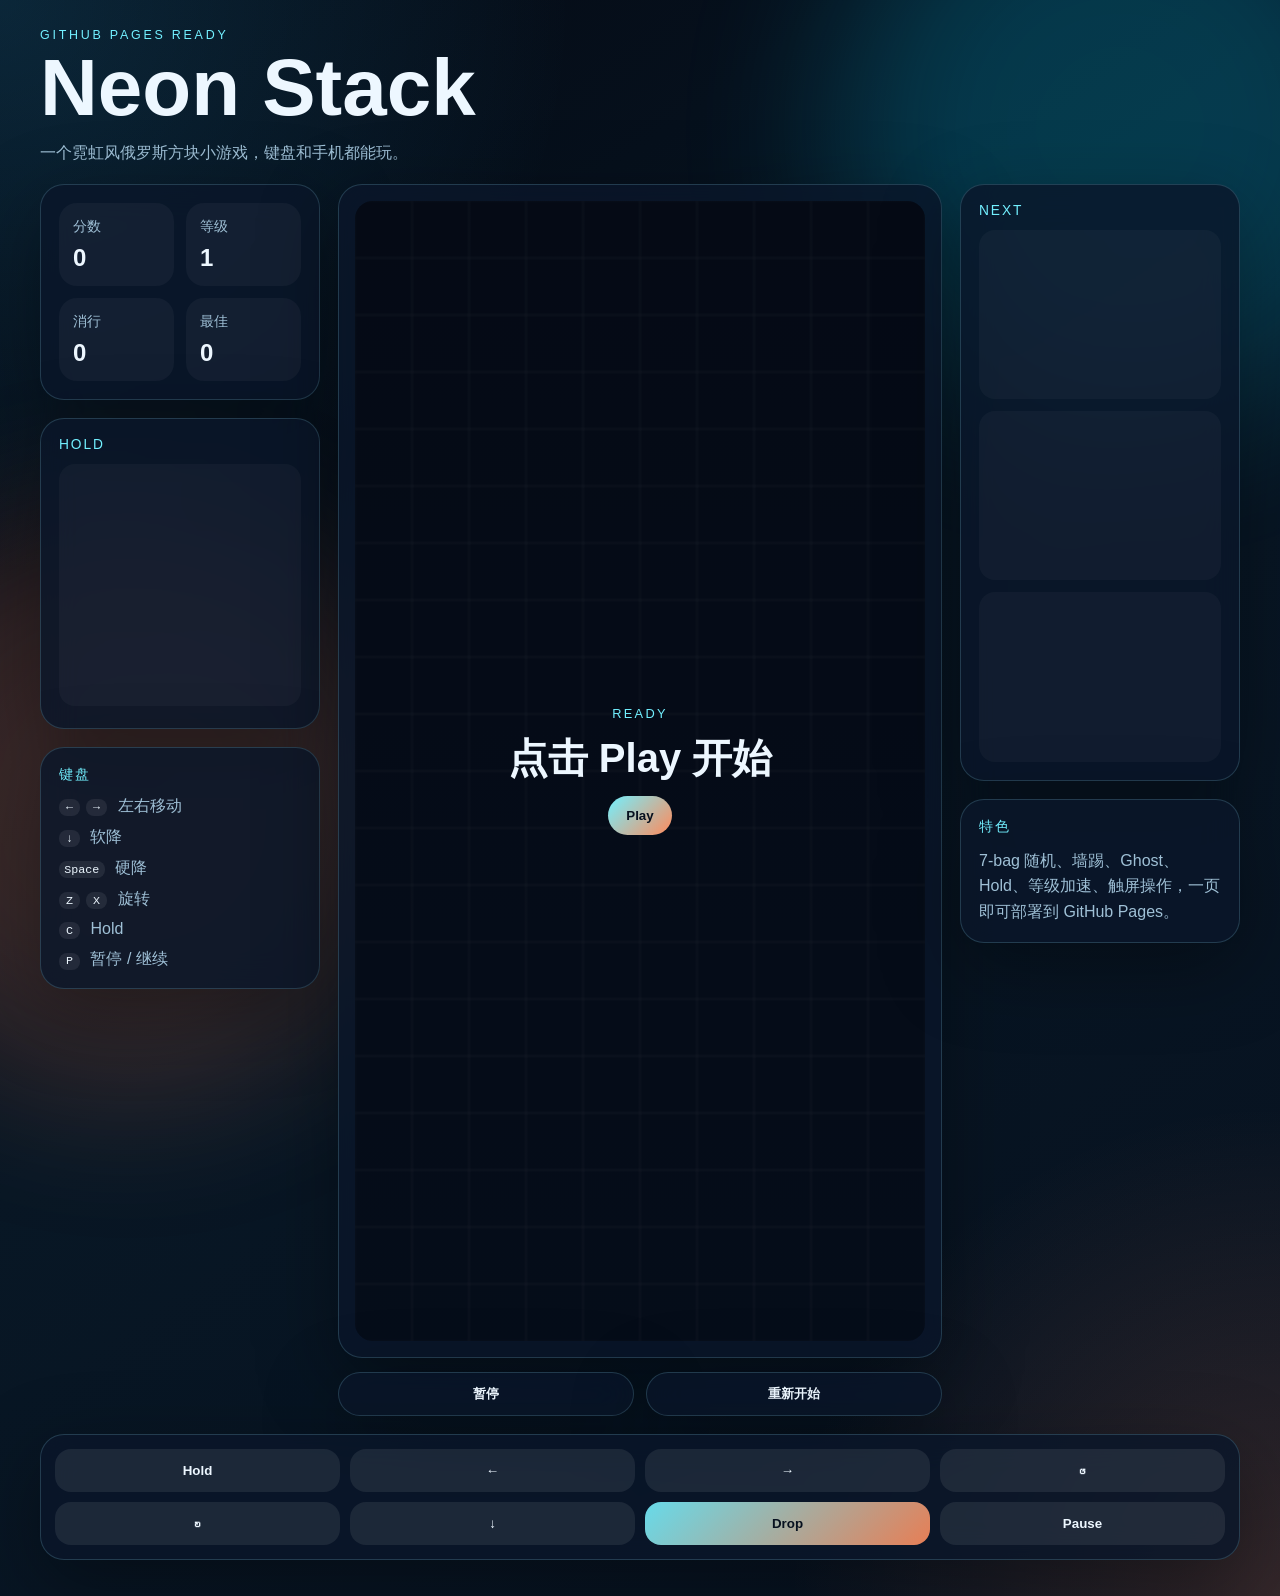
<file: index.html>
<!DOCTYPE html>
<html lang="zh-CN">
<head>
  <meta charset="UTF-8">
  <meta name="viewport" content="width=device-width, initial-scale=1.0">
  <title>Neon Stack Tetris</title>
  <link rel="stylesheet" href="styles.css">
</head>
<body>
  <div class="aurora aurora-a"></div>
  <div class="aurora aurora-b"></div>
  <main class="app">
    <section class="hero">
      <p class="eyebrow">GitHub Pages Ready</p>
      <h1>Neon Stack</h1>
      <p class="subtitle">一个霓虹风俄罗斯方块小游戏，键盘和手机都能玩。</p>
    </section>

    <section class="game-shell">
      <aside class="panel panel-left">
        <div class="card stat-grid">
          <div>
            <span>分数</span>
            <strong id="score">0</strong>
          </div>
          <div>
            <span>等级</span>
            <strong id="level">1</strong>
          </div>
          <div>
            <span>消行</span>
            <strong id="lines">0</strong>
          </div>
          <div>
            <span>最佳</span>
            <strong id="best">0</strong>
          </div>
        </div>

        <div class="card mini-card">
          <div class="card-title">Hold</div>
          <canvas id="hold" width="120" height="120" aria-label="Hold piece"></canvas>
        </div>

        <div class="card controls-card desktop-controls">
          <div class="card-title">键盘</div>
          <ul>
            <li><kbd>←</kbd><kbd>→</kbd> 左右移动</li>
            <li><kbd>↓</kbd> 软降</li>
            <li><kbd>Space</kbd> 硬降</li>
            <li><kbd>Z</kbd><kbd>X</kbd> 旋转</li>
            <li><kbd>C</kbd> Hold</li>
            <li><kbd>P</kbd> 暂停 / 继续</li>
          </ul>
        </div>
      </aside>

      <section class="board-wrap">
        <div class="board-frame">
          <canvas id="board" width="360" height="720" aria-label="Tetris board"></canvas>
          <div class="overlay" id="overlay">
            <p id="overlay-status">Ready</p>
            <h2 id="overlay-title">点击 Play 开始</h2>
            <button id="play-button" class="primary-button">Play</button>
          </div>
        </div>
        <div class="action-row">
          <button id="pause-button" class="secondary-button">暂停</button>
          <button id="restart-button" class="secondary-button">重新开始</button>
        </div>
      </section>

      <aside class="panel panel-right">
        <div class="card mini-card">
          <div class="card-title">Next</div>
          <div class="queue">
            <canvas class="queue-canvas" id="next-0" width="120" height="84"></canvas>
            <canvas class="queue-canvas" id="next-1" width="120" height="84"></canvas>
            <canvas class="queue-canvas" id="next-2" width="120" height="84"></canvas>
          </div>
        </div>

        <div class="card note-card">
          <div class="card-title">特色</div>
          <p>7-bag 随机、墙踢、Ghost、Hold、等级加速、触屏操作，一页即可部署到 GitHub Pages。</p>
        </div>
      </aside>
    </section>

    <section class="touch-panel" aria-label="Touch controls">
      <button data-action="hold">Hold</button>
      <button data-action="left">←</button>
      <button data-action="right">→</button>
      <button data-action="rotate-ccw">↺</button>
      <button data-action="rotate-cw">↻</button>
      <button data-action="soft-drop">↓</button>
      <button data-action="hard-drop" class="accent">Drop</button>
      <button data-action="pause">Pause</button>
    </section>
  </main>

  <script src="script.js"></script>
</body>
</html>
</file>
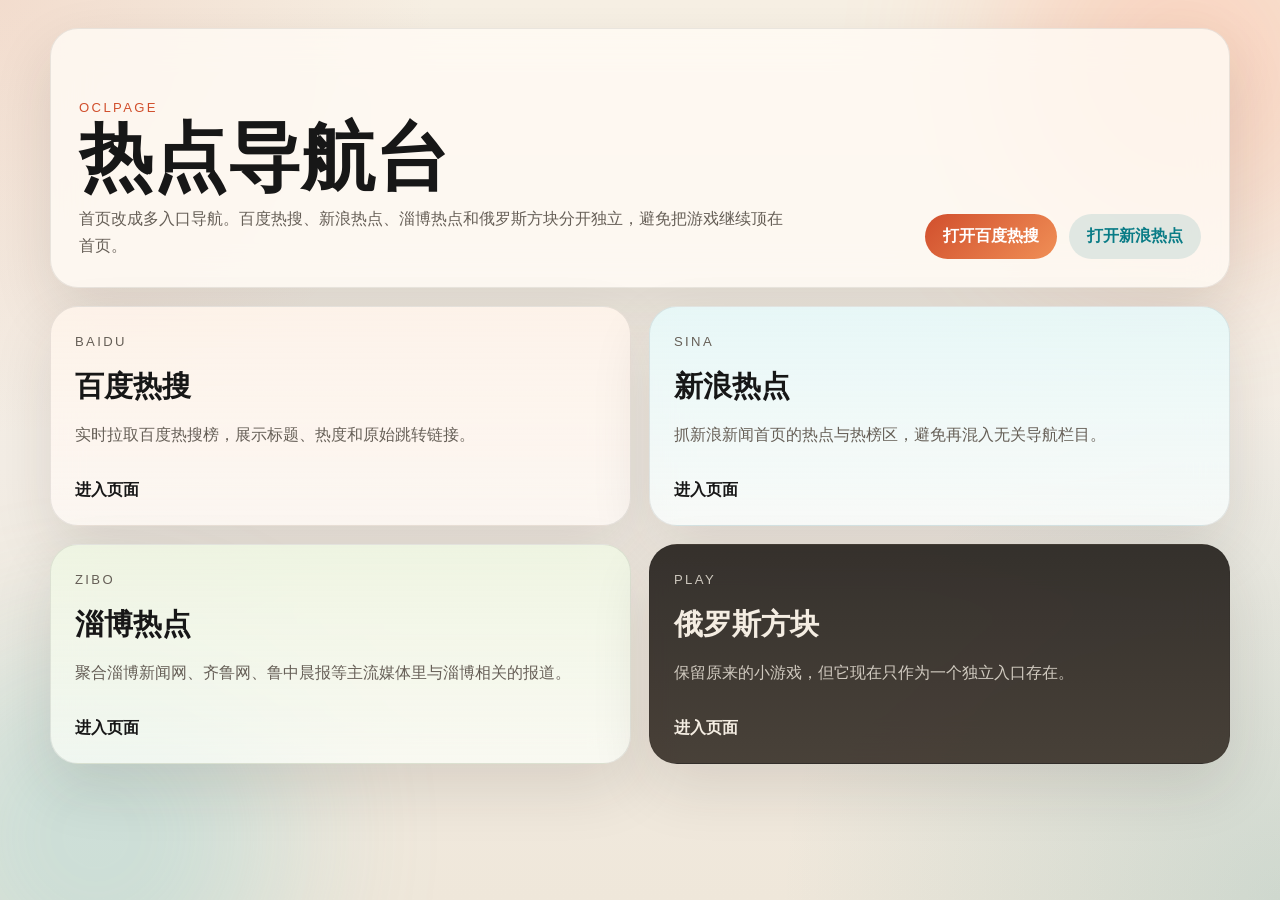
<file: docs/index.html>
<!DOCTYPE html>
<html lang="zh-CN">
<head>
  <meta charset="UTF-8">
  <meta name="viewport" content="width=device-width, initial-scale=1.0">
  <title>OCL 热点导航</title>
  <link rel="stylesheet" href="hot.css">
</head>
<body class="portal-body">
  <div class="bg bg-a"></div>
  <div class="bg bg-b"></div>
  <main class="page">
    <section class="hero hero-portal">
      <div>
        <p class="eyebrow">OCLPAGE</p>
        <h1>热点导航台</h1>
        <p class="subtitle">首页改成多入口导航。百度热搜、新浪热点、淄博热点和俄罗斯方块分开独立，避免把游戏继续顶在首页。</p>
      </div>
      <div class="hero-actions">
        <a class="primary" href="baidu.html">打开百度热搜</a>
        <a class="secondary" href="sina.html">打开新浪热点</a>
      </div>
    </section>

    <section class="portal-grid">
      <a class="portal-card portal-accent" href="baidu.html">
        <p class="card-kicker">Baidu</p>
        <h2>百度热搜</h2>
        <p>实时拉取百度热搜榜，展示标题、热度和原始跳转链接。</p>
        <span>进入页面</span>
      </a>
      <a class="portal-card portal-cool" href="sina.html">
        <p class="card-kicker">Sina</p>
        <h2>新浪热点</h2>
        <p>抓新浪新闻首页的热点与热榜区，避免再混入无关导航栏目。</p>
        <span>进入页面</span>
      </a>
      <a class="portal-card portal-earth" href="zibo.html">
        <p class="card-kicker">Zibo</p>
        <h2>淄博热点</h2>
        <p>聚合淄博新闻网、齐鲁网、鲁中晨报等主流媒体里与淄博相关的报道。</p>
        <span>进入页面</span>
      </a>
      <a class="portal-card portal-dark" href="tetris.html">
        <p class="card-kicker">Play</p>
        <h2>俄罗斯方块</h2>
        <p>保留原来的小游戏，但它现在只作为一个独立入口存在。</p>
        <span>进入页面</span>
      </a>
    </section>
  </main>
</body>
</html>
</file>
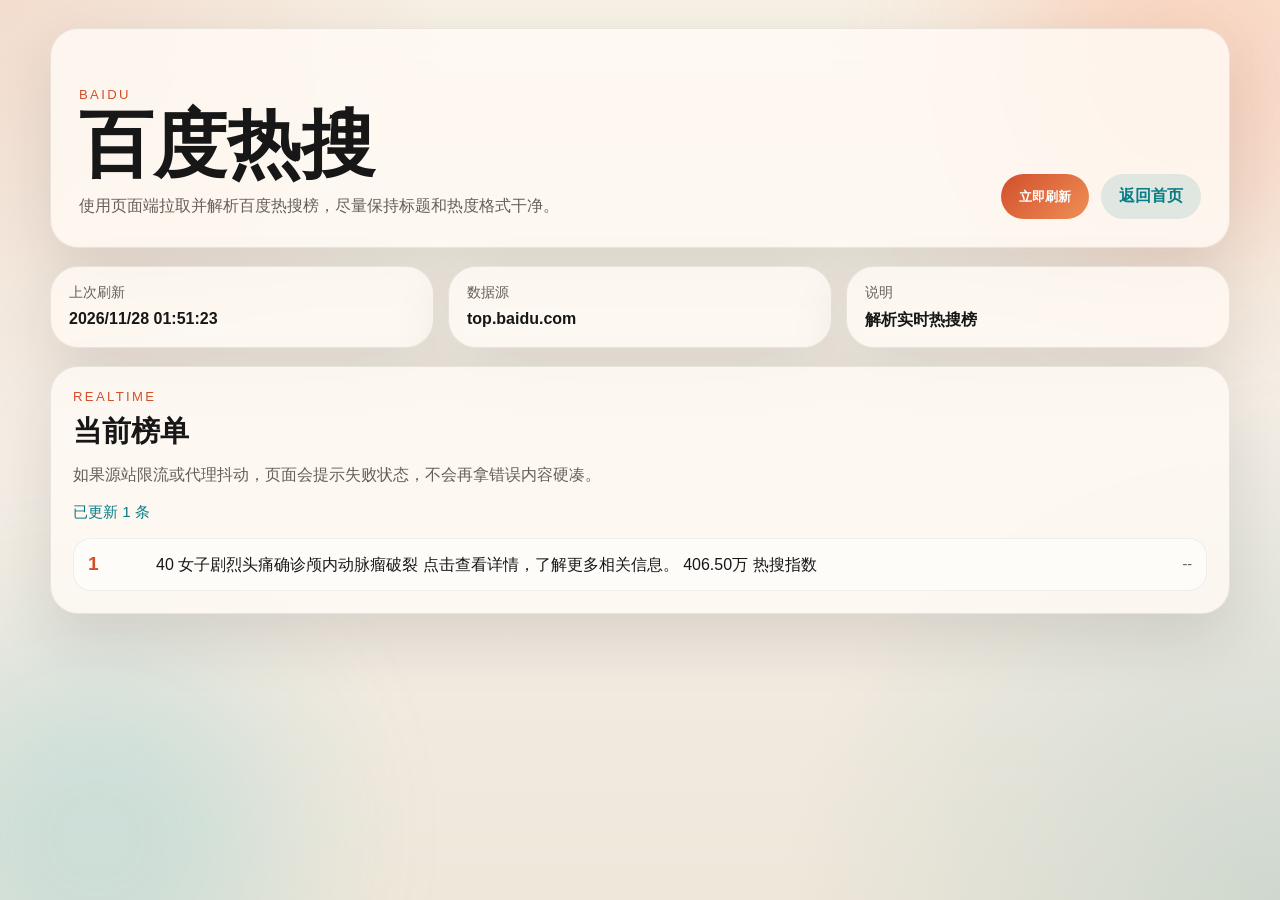
<file: docs/baidu.html>
<!DOCTYPE html>
<html lang="zh-CN">
<head>
  <meta charset="UTF-8">
  <meta name="viewport" content="width=device-width, initial-scale=1.0">
  <title>百度热搜</title>
  <link rel="stylesheet" href="hot.css">
</head>
<body data-board="baidu">
  <div class="bg bg-a"></div>
  <div class="bg bg-b"></div>
  <main class="page">
    <section class="hero sub-hero">
      <div>
        <p class="eyebrow">Baidu</p>
        <h1>百度热搜</h1>
        <p class="subtitle">使用页面端拉取并解析百度热搜榜，尽量保持标题和热度格式干净。</p>
      </div>
      <div class="hero-actions">
        <button id="refresh-all" class="primary">立即刷新</button>
        <a class="secondary" href="index.html">返回首页</a>
      </div>
    </section>

    <section class="meta-bar meta-bar-single">
      <div class="meta-card"><span>上次刷新</span><strong id="last-updated">--</strong></div>
      <div class="meta-card"><span>数据源</span><strong>top.baidu.com</strong></div>
      <div class="meta-card"><span>说明</span><strong>解析实时热搜榜</strong></div>
    </section>

    <section class="board-wrap">
      <article class="board-card">
        <div class="board-head">
          <div>
            <p class="board-kicker">Realtime</p>
            <h2>当前榜单</h2>
          </div>
        </div>
        <p class="board-note">如果源站限流或代理抖动，页面会提示失败状态，不会再拿错误内容硬凑。</p>
        <div id="board-status" class="status">正在加载…</div>
        <ol id="board-list" class="rank-list"></ol>
      </article>
    </section>
  </main>

  <script src="hot.js"></script>
</body>
</html>
</file>
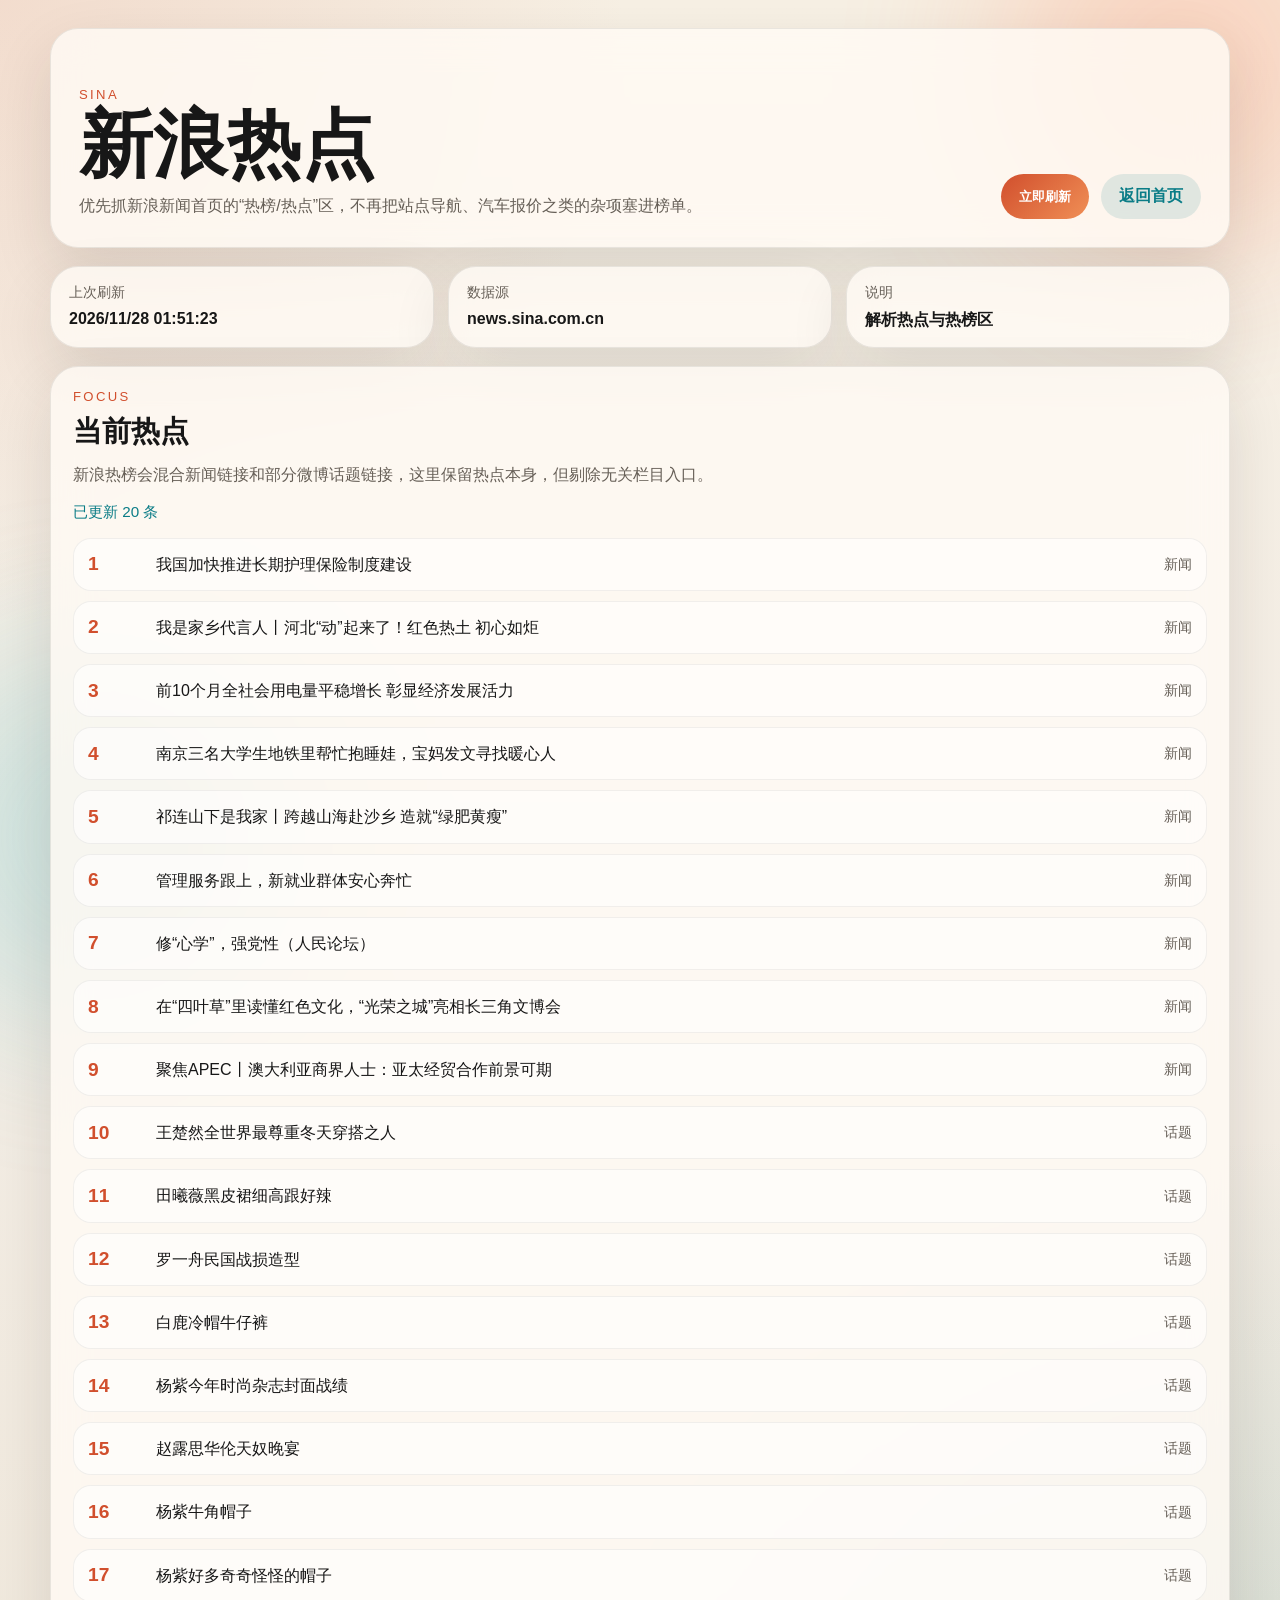
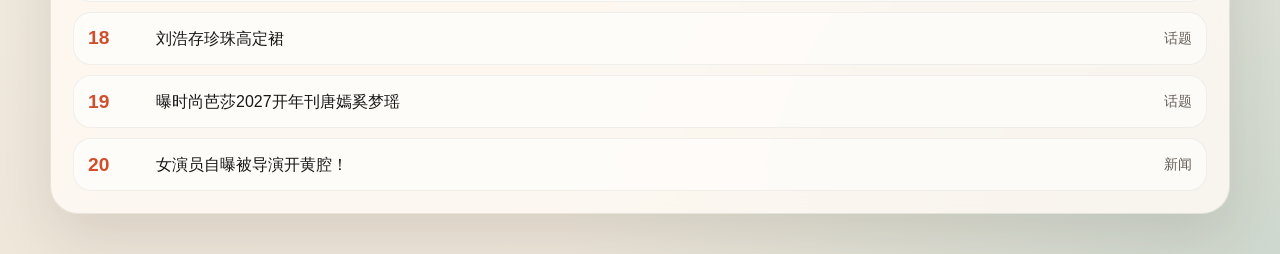
<file: docs/sina.html>
<!DOCTYPE html>
<html lang="zh-CN">
<head>
  <meta charset="UTF-8">
  <meta name="viewport" content="width=device-width, initial-scale=1.0">
  <title>新浪热点</title>
  <link rel="stylesheet" href="hot.css">
</head>
<body data-board="sina">
  <div class="bg bg-a"></div>
  <div class="bg bg-b"></div>
  <main class="page">
    <section class="hero sub-hero">
      <div>
        <p class="eyebrow">Sina</p>
        <h1>新浪热点</h1>
        <p class="subtitle">优先抓新浪新闻首页的“热榜/热点”区，不再把站点导航、汽车报价之类的杂项塞进榜单。</p>
      </div>
      <div class="hero-actions">
        <button id="refresh-all" class="primary">立即刷新</button>
        <a class="secondary" href="index.html">返回首页</a>
      </div>
    </section>

    <section class="meta-bar meta-bar-single">
      <div class="meta-card"><span>上次刷新</span><strong id="last-updated">--</strong></div>
      <div class="meta-card"><span>数据源</span><strong>news.sina.com.cn</strong></div>
      <div class="meta-card"><span>说明</span><strong>解析热点与热榜区</strong></div>
    </section>

    <section class="board-wrap">
      <article class="board-card">
        <div class="board-head">
          <div>
            <p class="board-kicker">Focus</p>
            <h2>当前热点</h2>
          </div>
        </div>
        <p class="board-note">新浪热榜会混合新闻链接和部分微博话题链接，这里保留热点本身，但剔除无关栏目入口。</p>
        <div id="board-status" class="status">正在加载…</div>
        <ol id="board-list" class="rank-list"></ol>
      </article>
    </section>
  </main>

  <script src="hot.js"></script>
</body>
</html>
</file>
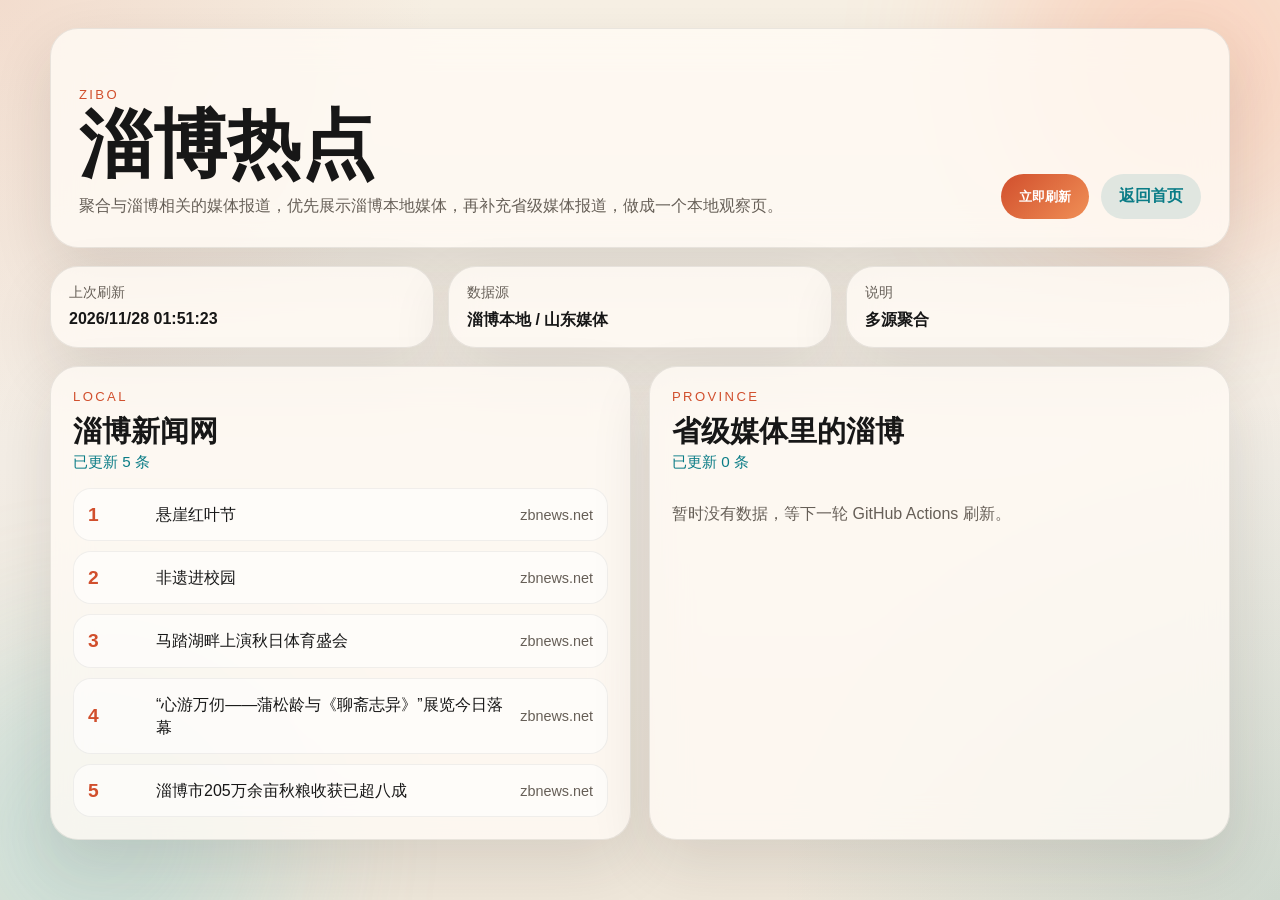
<file: docs/zibo.html>
<!DOCTYPE html>
<html lang="zh-CN">
<head>
  <meta charset="UTF-8">
  <meta name="viewport" content="width=device-width, initial-scale=1.0">
  <title>淄博热点</title>
  <link rel="stylesheet" href="hot.css">
</head>
<body data-board="zibo">
  <div class="bg bg-a"></div>
  <div class="bg bg-b"></div>
  <main class="page">
    <section class="hero sub-hero">
      <div>
        <p class="eyebrow">Zibo</p>
        <h1>淄博热点</h1>
        <p class="subtitle">聚合与淄博相关的媒体报道，优先展示淄博本地媒体，再补充省级媒体报道，做成一个本地观察页。</p>
      </div>
      <div class="hero-actions">
        <button id="refresh-all" class="primary">立即刷新</button>
        <a class="secondary" href="index.html">返回首页</a>
      </div>
    </section>

    <section class="meta-bar meta-bar-single">
      <div class="meta-card"><span>上次刷新</span><strong id="last-updated">--</strong></div>
      <div class="meta-card"><span>数据源</span><strong>淄博本地 / 山东媒体</strong></div>
      <div class="meta-card"><span>说明</span><strong>多源聚合</strong></div>
    </section>

    <section class="boards boards-zibo">
      <article class="board-card">
        <div class="board-head"><div><p class="board-kicker">Local</p><h2>淄博新闻网</h2></div></div>
        <div id="zibo-local-status" class="status">正在加载…</div>
        <ol id="zibo-local-list" class="rank-list"></ol>
      </article>
      <article class="board-card">
        <div class="board-head"><div><p class="board-kicker">Province</p><h2>省级媒体里的淄博</h2></div></div>
        <div id="zibo-province-status" class="status">正在加载…</div>
        <ol id="zibo-province-list" class="rank-list"></ol>
      </article>
    </section>
  </main>

  <script src="hot.js"></script>
</body>
</html>
</file>
<file: styles.css>
:root {
  --bg: #07111f;
  --bg-soft: rgba(7, 17, 31, 0.72);
  --panel: rgba(10, 23, 42, 0.82);
  --panel-border: rgba(150, 230, 255, 0.18);
  --text: #edf7ff;
  --muted: #9fc0d6;
  --accent: #72f0ff;
  --accent-strong: #23c7ff;
  --accent-warm: #ff8a5b;
  --shadow: 0 24px 80px rgba(0, 0, 0, 0.35);
}

* {
  box-sizing: border-box;
}

html,
body {
  margin: 0;
  min-height: 100%;
  font-family: "Segoe UI", "PingFang SC", "Microsoft YaHei", sans-serif;
  color: var(--text);
  background:
    radial-gradient(circle at top left, rgba(47, 194, 255, 0.16), transparent 28%),
    radial-gradient(circle at bottom right, rgba(255, 138, 91, 0.18), transparent 24%),
    linear-gradient(145deg, #040913 0%, #081725 48%, #07111f 100%);
}

body {
  position: relative;
  overflow-x: hidden;
}

.aurora {
  position: fixed;
  inset: auto;
  width: 36rem;
  height: 36rem;
  border-radius: 50%;
  filter: blur(80px);
  opacity: 0.2;
  pointer-events: none;
}

.aurora-a {
  top: -10rem;
  right: -8rem;
  background: #00d4ff;
}

.aurora-b {
  left: -10rem;
  bottom: -12rem;
  background: #ff7f50;
}

.app {
  width: min(1200px, calc(100% - 32px));
  margin: 0 auto;
  padding: 28px 0 36px;
}

.hero {
  margin-bottom: 20px;
}

.eyebrow {
  margin: 0 0 8px;
  color: var(--accent);
  text-transform: uppercase;
  letter-spacing: 0.22em;
  font-size: 0.78rem;
}

.hero h1 {
  margin: 0;
  font-size: clamp(2.4rem, 7vw, 5rem);
  line-height: 0.94;
}

.subtitle {
  max-width: 36rem;
  color: var(--muted);
  font-size: 1.02rem;
}

.game-shell {
  display: grid;
  grid-template-columns: minmax(220px, 280px) minmax(320px, 1fr) minmax(220px, 280px);
  gap: 18px;
  align-items: start;
}

.panel,
.board-frame,
.touch-panel,
.action-row button {
  backdrop-filter: blur(18px);
}

.card,
.board-frame,
.touch-panel,
.action-row button {
  background: var(--panel);
  border: 1px solid var(--panel-border);
  border-radius: 24px;
  box-shadow: var(--shadow);
}

.panel {
  display: grid;
  gap: 18px;
}

.card {
  padding: 18px;
}

.card-title {
  margin-bottom: 12px;
  color: var(--accent);
  font-size: 0.86rem;
  letter-spacing: 0.14em;
  text-transform: uppercase;
}

.stat-grid {
  display: grid;
  grid-template-columns: repeat(2, minmax(0, 1fr));
  gap: 12px;
}

.stat-grid div {
  padding: 14px;
  border-radius: 18px;
  background: rgba(255, 255, 255, 0.04);
}

.stat-grid span {
  display: block;
  color: var(--muted);
  font-size: 0.88rem;
  margin-bottom: 8px;
}

.stat-grid strong {
  font-size: 1.5rem;
}

.board-wrap {
  display: grid;
  gap: 14px;
}

.board-frame {
  position: relative;
  padding: 16px;
}

#board {
  width: 100%;
  height: auto;
  display: block;
  border-radius: 18px;
  background: linear-gradient(180deg, rgba(6, 12, 24, 0.92), rgba(8, 18, 34, 0.98));
}

.overlay {
  position: absolute;
  inset: 16px;
  display: flex;
  flex-direction: column;
  align-items: center;
  justify-content: center;
  gap: 10px;
  text-align: center;
  background: rgba(4, 10, 19, 0.58);
  border-radius: 18px;
}

.overlay.hidden {
  display: none;
}

#overlay-status {
  margin: 0;
  color: var(--accent);
  text-transform: uppercase;
  letter-spacing: 0.18em;
  font-size: 0.8rem;
}

#overlay-title {
  margin: 0;
  font-size: clamp(1.6rem, 4vw, 2.5rem);
}

.primary-button,
.secondary-button,
.touch-panel button {
  appearance: none;
  border: 0;
  color: var(--text);
  cursor: pointer;
  transition: transform 120ms ease, background 120ms ease, opacity 120ms ease;
}

.primary-button,
.secondary-button {
  padding: 12px 18px;
  border-radius: 999px;
  font-weight: 700;
}

.primary-button {
  background: linear-gradient(135deg, var(--accent), var(--accent-warm));
  color: #07111f;
}

.secondary-button {
  background: rgba(255, 255, 255, 0.08);
}

.primary-button:hover,
.secondary-button:hover,
.touch-panel button:hover {
  transform: translateY(-1px);
}

.action-row {
  display: grid;
  grid-template-columns: repeat(2, minmax(0, 1fr));
  gap: 12px;
}

.queue {
  display: grid;
  gap: 12px;
}

.queue-canvas,
#hold {
  width: 100%;
  height: auto;
  border-radius: 16px;
  background: rgba(255, 255, 255, 0.03);
}

.controls-card ul {
  list-style: none;
  margin: 0;
  padding: 0;
  display: grid;
  gap: 10px;
  color: var(--muted);
}

kbd {
  display: inline-flex;
  align-items: center;
  justify-content: center;
  min-width: 1.8em;
  margin-right: 6px;
  padding: 0.15em 0.45em;
  border-radius: 8px;
  background: rgba(255, 255, 255, 0.08);
  color: var(--text);
  font-size: 0.9em;
}

.note-card p {
  margin: 0;
  color: var(--muted);
  line-height: 1.6;
}

.touch-panel {
  margin-top: 18px;
  padding: 14px;
  display: grid;
  grid-template-columns: repeat(4, minmax(0, 1fr));
  gap: 10px;
}

.touch-panel button {
  padding: 14px 10px;
  border-radius: 16px;
  background: rgba(255, 255, 255, 0.08);
  font-weight: 700;
}

.touch-panel .accent {
  background: linear-gradient(135deg, rgba(114, 240, 255, 0.9), rgba(255, 138, 91, 0.9));
  color: #07111f;
}

@media (max-width: 980px) {
  .game-shell {
    grid-template-columns: 1fr;
  }

  .panel-left,
  .panel-right {
    grid-template-columns: repeat(2, minmax(0, 1fr));
  }
}

@media (max-width: 640px) {
  .app {
    width: min(100% - 20px, 1200px);
    padding-top: 18px;
  }

  .panel-left,
  .panel-right,
  .touch-panel,
  .stat-grid,
  .action-row {
    grid-template-columns: 1fr 1fr;
  }

  .touch-panel button {
    min-height: 52px;
  }

  .desktop-controls {
    display: none;
  }
}
</file>
<file: docs/hot.css>
:root {
  --bg: #f6efe2;
  --ink: #171717;
  --muted: #665f57;
  --panel: rgba(255, 251, 245, 0.82);
  --panel-border: rgba(23, 23, 23, 0.09);
  --accent: #d14f2d;
  --accent-2: #0a7c86;
  --accent-3: #557a46;
  --deep: #24211d;
  --shadow: 0 24px 60px rgba(43, 31, 23, 0.12);
}

* { box-sizing: border-box; }
html, body { margin: 0; min-height: 100%; }
body {
  font-family: "Segoe UI", "PingFang SC", "Microsoft YaHei", sans-serif;
  color: var(--ink);
  background:
    radial-gradient(circle at top left, rgba(209, 79, 45, 0.12), transparent 28%),
    radial-gradient(circle at bottom right, rgba(10, 124, 134, 0.14), transparent 32%),
    linear-gradient(180deg, #f7f0e4 0%, #f3ede5 52%, #efe7da 100%);
}

.bg {
  position: fixed;
  width: 24rem;
  height: 24rem;
  border-radius: 50%;
  filter: blur(80px);
  opacity: 0.26;
  pointer-events: none;
}
.bg-a { top: -8rem; right: -6rem; background: #ff8b61; }
.bg-b { bottom: -8rem; left: -6rem; background: #68c4cb; }

.page {
  width: min(1180px, calc(100% - 28px));
  margin: 0 auto;
  padding: 28px 0 40px;
  position: relative;
}

.hero,
.meta-card,
.board-card,
.portal-card {
  background: var(--panel);
  border: 1px solid var(--panel-border);
  border-radius: 28px;
  box-shadow: var(--shadow);
  backdrop-filter: blur(18px);
}

.hero {
  padding: 28px;
  display: flex;
  gap: 20px;
  justify-content: space-between;
  align-items: flex-end;
}

.hero-portal { min-height: 260px; }
.sub-hero { min-height: 220px; }

.eyebrow,
.board-kicker,
.card-kicker {
  margin: 0 0 8px;
  color: var(--accent);
  font-size: 0.82rem;
  letter-spacing: 0.18em;
  text-transform: uppercase;
}

h1 {
  margin: 0;
  font-size: clamp(2.4rem, 6vw, 4.6rem);
  line-height: 0.95;
}

h2 {
  margin: 0;
  font-size: 1.8rem;
}

.subtitle {
  max-width: 44rem;
  color: var(--muted);
  line-height: 1.7;
  margin: 12px 0 0;
}

.hero-actions {
  display: flex;
  flex-wrap: wrap;
  gap: 12px;
}

.primary,
.secondary {
  appearance: none;
  border: 0;
  text-decoration: none;
  cursor: pointer;
  border-radius: 999px;
  padding: 12px 18px;
  font-weight: 700;
  transition: transform 120ms ease, opacity 120ms ease;
}

.primary {
  background: linear-gradient(135deg, var(--accent), #f08f56);
  color: white;
}
.secondary {
  background: rgba(10, 124, 134, 0.12);
  color: var(--accent-2);
}
.primary:hover,
.secondary:hover,
.portal-card:hover { transform: translateY(-2px); }

.meta-bar {
  margin-top: 18px;
  display: grid;
  grid-template-columns: repeat(3, minmax(0, 1fr));
  gap: 14px;
}
.meta-bar-single { margin-bottom: 18px; }
.meta-card { padding: 16px 18px; }
.meta-card span {
  display: block;
  color: var(--muted);
  font-size: 0.88rem;
  margin-bottom: 8px;
}

.portal-grid,
.boards {
  margin-top: 18px;
  display: grid;
  grid-template-columns: repeat(2, minmax(0, 1fr));
  gap: 18px;
}

.portal-card {
  text-decoration: none;
  color: inherit;
  padding: 24px;
  min-height: 220px;
  display: flex;
  flex-direction: column;
  justify-content: space-between;
  transition: transform 140ms ease, box-shadow 140ms ease;
}
.portal-card p { margin: 0; line-height: 1.7; color: var(--muted); }
.portal-card span { margin-top: 18px; font-weight: 700; }
.portal-accent { background: linear-gradient(180deg, rgba(255, 244, 235, 0.88), rgba(255, 250, 246, 0.72)); }
.portal-cool { background: linear-gradient(180deg, rgba(230, 249, 250, 0.88), rgba(250, 255, 255, 0.72)); }
.portal-earth { background: linear-gradient(180deg, rgba(239, 246, 227, 0.88), rgba(252, 255, 249, 0.72)); }
.portal-dark { background: linear-gradient(180deg, rgba(37, 33, 29, 0.92), rgba(58, 50, 42, 0.92)); color: #f4ede2; }
.portal-dark p, .portal-dark .card-kicker { color: rgba(244, 237, 226, 0.8); }

.board-wrap { margin-top: 18px; }
.board-card { padding: 22px; }
.board-head {
  display: flex;
  justify-content: space-between;
  gap: 12px;
  align-items: start;
}
.board-note { margin: 10px 0 14px; color: var(--muted); line-height: 1.6; }
.status { min-height: 24px; color: var(--accent-2); font-size: 0.95rem; margin-bottom: 12px; }
.rank-list { list-style: none; margin: 0; padding: 0; display: grid; gap: 10px; }
.rank-item {
  display: grid;
  grid-template-columns: 56px 1fr auto;
  gap: 12px;
  align-items: center;
  padding: 14px;
  border-radius: 18px;
  background: rgba(255, 255, 255, 0.58);
  border: 1px solid rgba(23, 23, 23, 0.06);
}
.rank-num { font-size: 1.2rem; font-weight: 800; color: var(--accent); }
.rank-item a { color: var(--ink); text-decoration: none; line-height: 1.45; }
.rank-item a:hover { text-decoration: underline; }
.heat { color: var(--muted); font-size: 0.9rem; white-space: nowrap; }
.empty { color: var(--muted); padding: 16px 0; }

@media (max-width: 900px) {
  .hero,
  .portal-grid,
  .boards,
  .meta-bar {
    grid-template-columns: 1fr;
  }
  .hero {
    flex-direction: column;
    align-items: start;
  }
  .portal-grid,
  .boards,
  .meta-bar {
    display: grid;
  }
}

@media (max-width: 640px) {
  .page { width: min(100% - 18px, 1180px); padding-top: 18px; }
  .rank-item { grid-template-columns: 42px 1fr; }
  .heat { grid-column: 2; }
}
</file>
